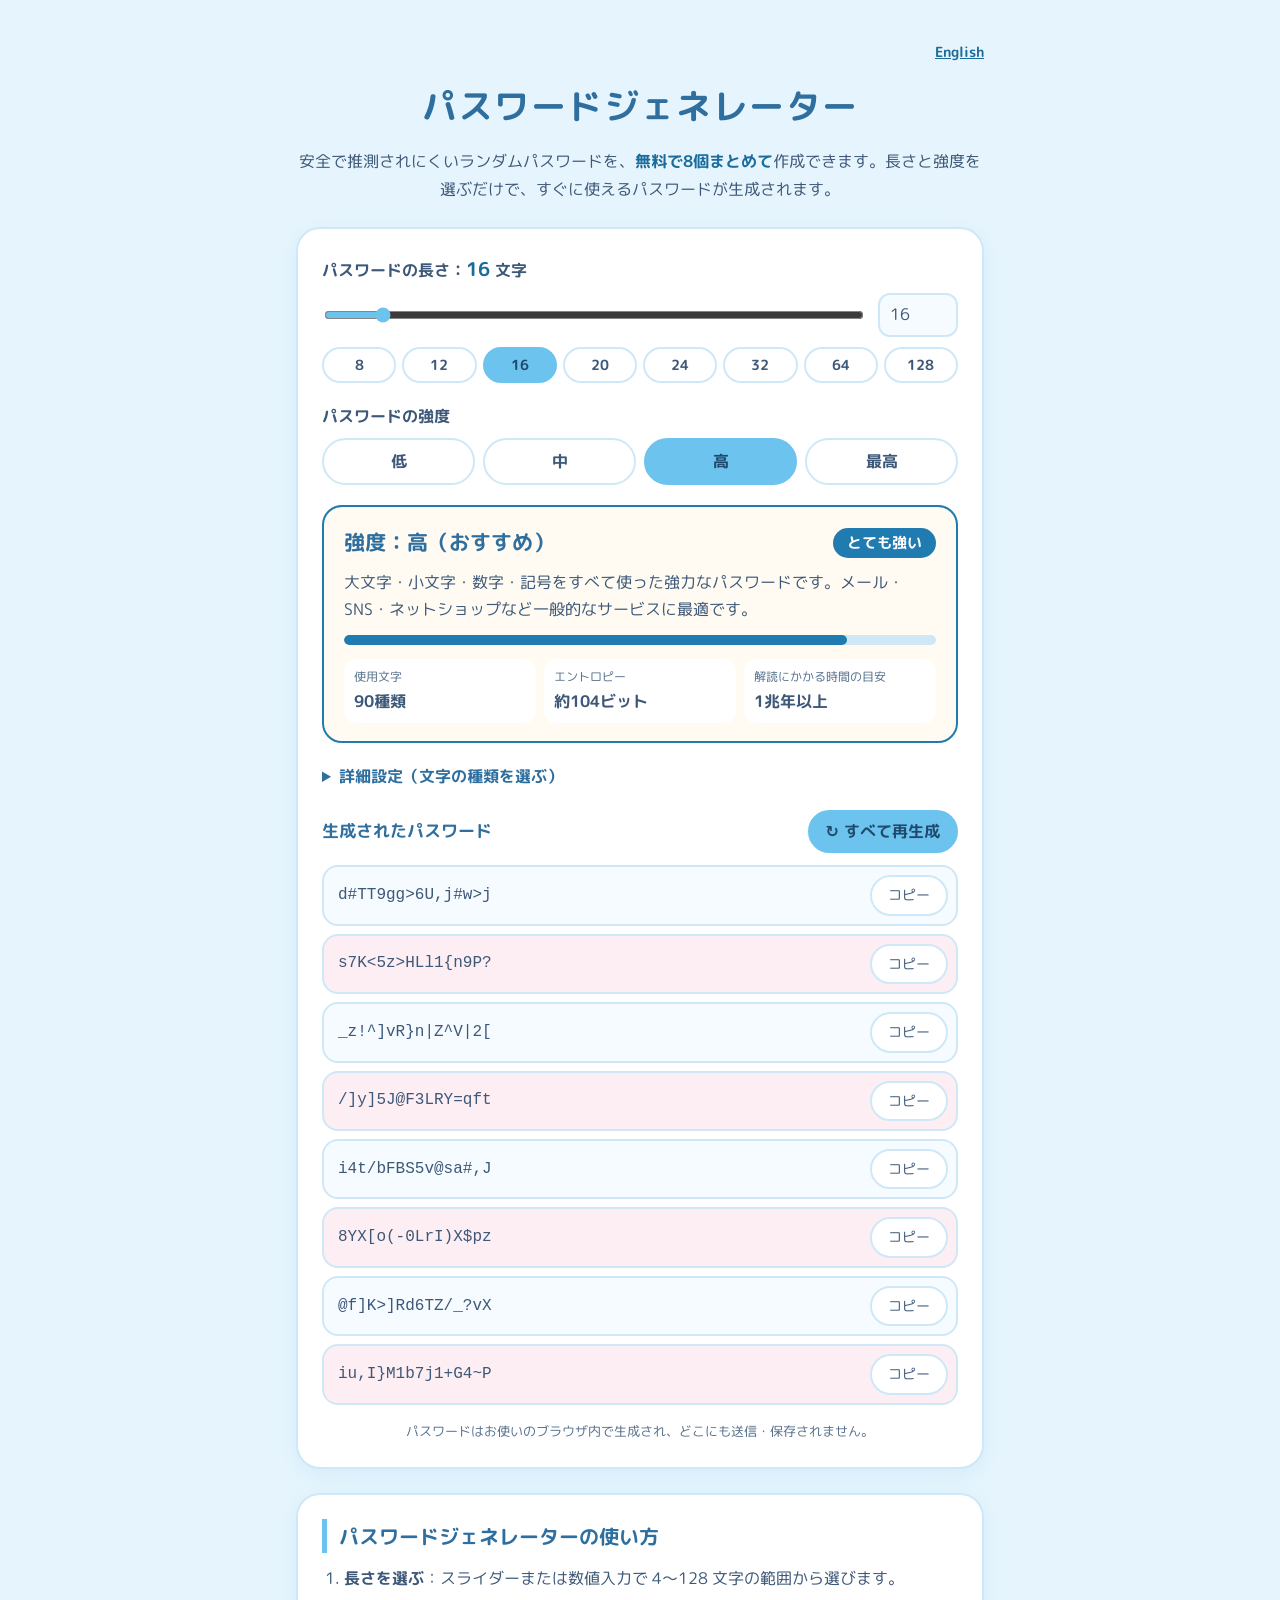
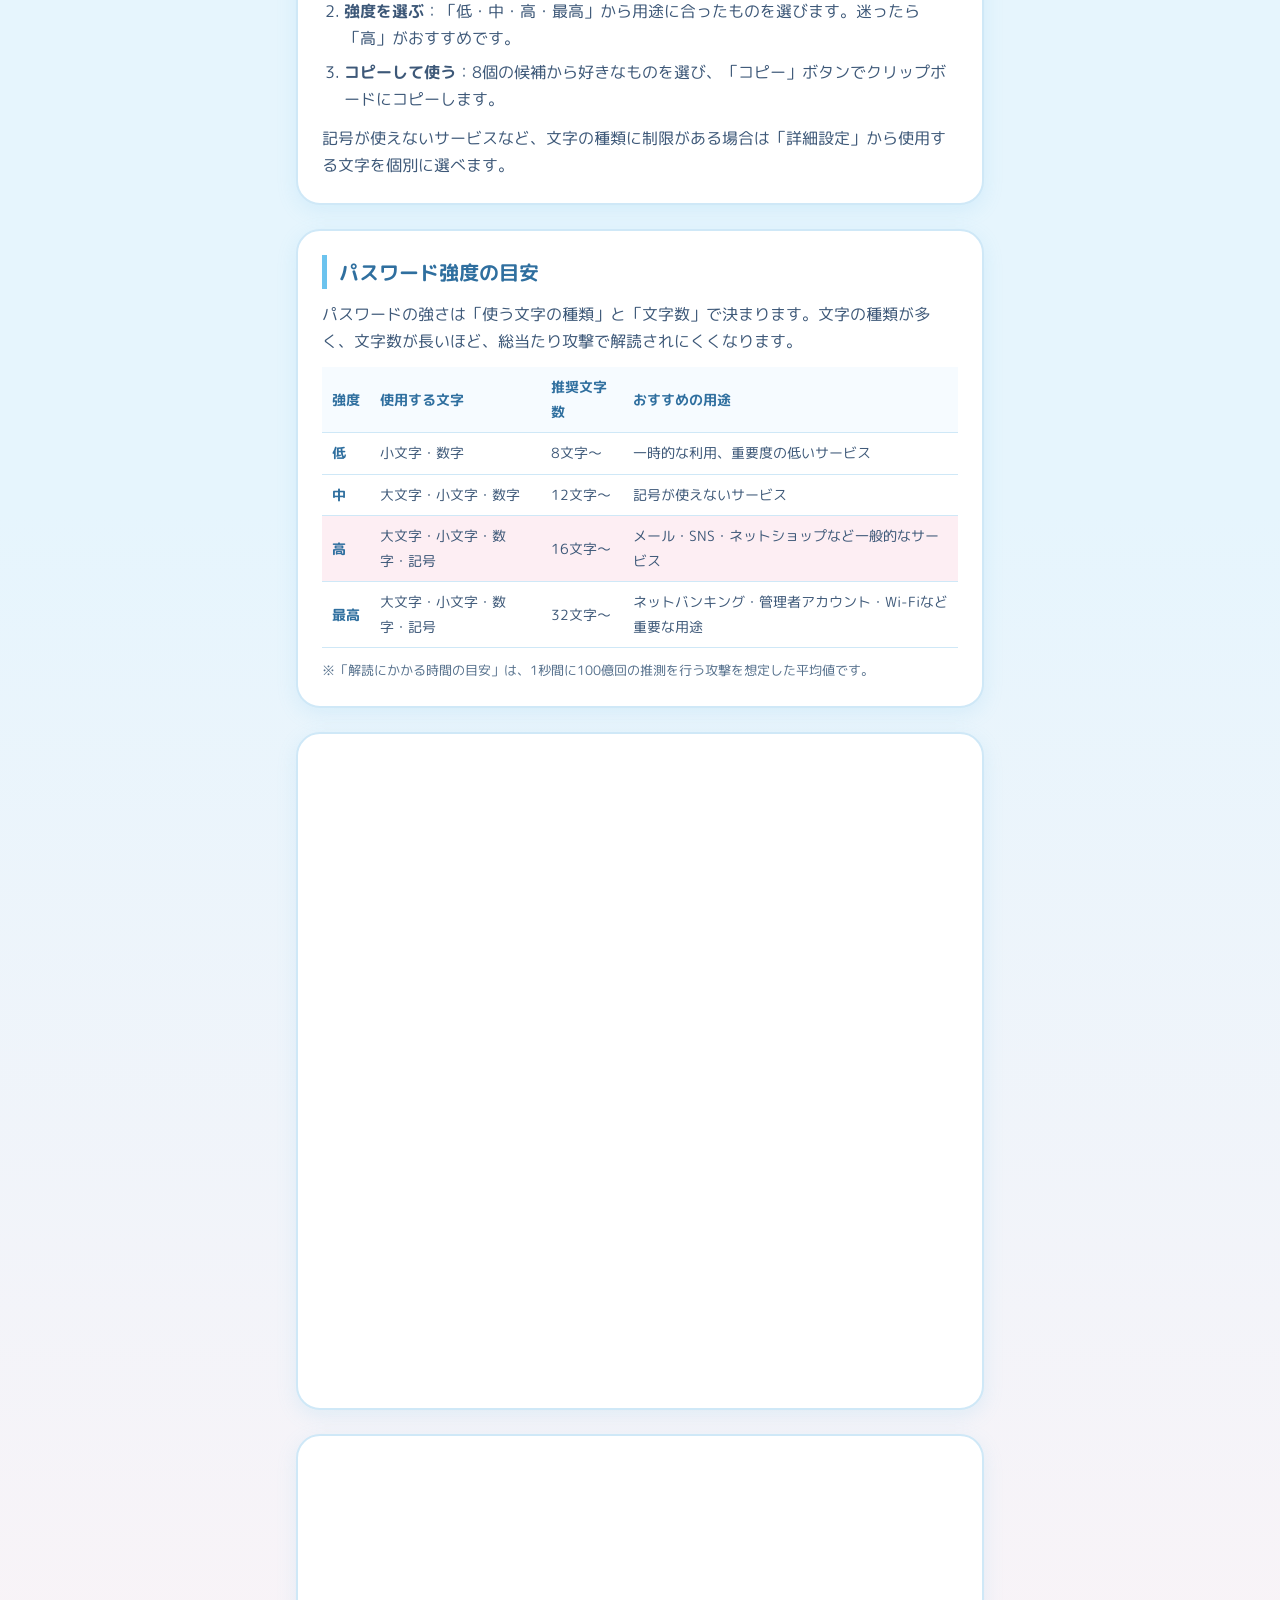
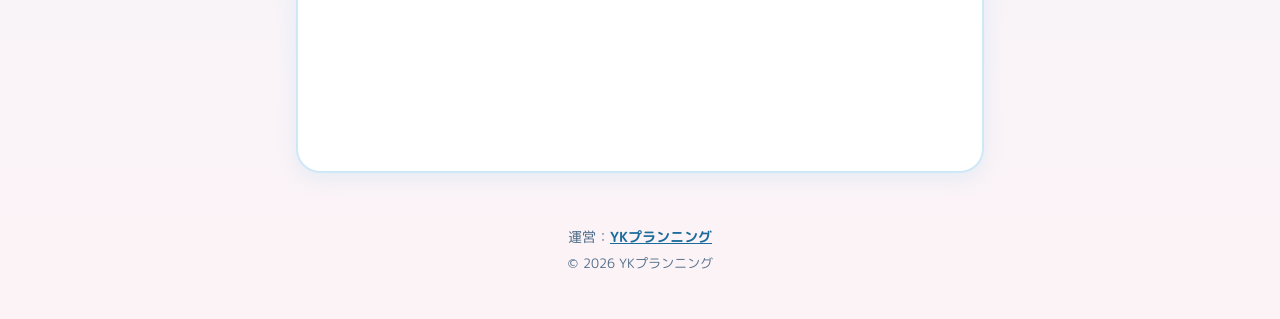
<file: index.html>
<!doctype html>
<html lang="ja">
<head>
  <meta charset="utf-8">
  <meta name="viewport" content="width=device-width, initial-scale=1">
  <title>パスワードジェネレーター｜安全なランダムパスワードを無料で一括生成</title>
  <meta name="description" content="安全で強力なランダムパスワードを無料で8個まとめて生成できるパスワードジェネレーター。長さ（4〜128文字）と強度（低・中・高・最高）を選ぶだけ。英大文字・小文字・数字・記号の指定や紛らわしい文字の除外にも対応。パスワードはブラウザ内で生成され、外部に送信されません。">
  <meta name="keywords" content="パスワードジェネレーター,パスワード生成,ランダムパスワード,パスワード作成,強力なパスワード,安全なパスワード,パスワード自動生成">
  <meta name="theme-color" content="#bfe6fa">
  <meta name="color-scheme" content="light">
  <link rel="canonical" href="https://password.yk-planning.jp/">
  <link rel="alternate" hreflang="ja" href="https://password.yk-planning.jp/">
  <link rel="alternate" hreflang="en" href="https://password.yk-planning.jp/en/">
  <link rel="alternate" hreflang="x-default" href="https://password.yk-planning.jp/">
  <meta property="og:type" content="website">
  <meta property="og:url" content="https://password.yk-planning.jp/">
  <meta property="og:site_name" content="パスワードジェネレーター｜YKプランニング">
  <meta property="og:title" content="パスワードジェネレーター｜安全なランダムパスワードを無料で一括生成">
  <meta property="og:description" content="長さと強度を選ぶだけで、安全なパスワードを8個まとめて生成。ブラウザ内で完結し、外部に送信されません。">
  <meta property="og:locale" content="ja_JP">
  <meta property="og:locale:alternate" content="en_US">
  <meta name="twitter:card" content="summary">
  <link rel="icon" href="/favicon.svg" type="image/svg+xml">
  <link rel="preload" href="/fonts/mplus-rounded-400.woff2" as="font" type="font/woff2" crossorigin>
  <link rel="preload" href="/fonts/mplus-rounded-700.woff2" as="font" type="font/woff2" crossorigin>
  <style id="site-css">
    @font-face {
      font-family: "M PLUS Rounded 1c";
      font-weight: 400;
      font-display: optional;
      src: url("/fonts/mplus-rounded-400.woff2") format("woff2");
    }

    @font-face {
      font-family: "M PLUS Rounded 1c";
      font-weight: 700;
      font-display: optional;
      src: url("/fonts/mplus-rounded-700.woff2") format("woff2");
    }

    :root {
      --bg: #e6f5fd;
      --bg-accent: #fdf3f6;
      --card: #ffffff;
      --text: #3d5878;
      --heading: #2f6f9f;
      --muted: #55708c;
      --border: #cfe8f7;
      --accent: #6cc3ee;
      --accent-strong: #1b6c9c;
      --accent-hover: #93d3f3;
      --accent-text: #1f4a6e;
      --pink: #f6b9cb;
      --pink-soft: #fdeef3;
      --cream: #fffbf2;
      --input-bg: #f6fbff;
      /* OS がダークモードでもパステル配色を維持する */
      color-scheme: light;
    }

    * { box-sizing: border-box; }

    body {
      margin: 0;
      background: linear-gradient(180deg, var(--bg) 0%, var(--bg) 60%, var(--bg-accent) 100%);
      color: var(--text);
      font-family: "M PLUS Rounded 1c", system-ui, "Hiragino Maru Gothic ProN", "Hiragino Sans", "Noto Sans JP", sans-serif;
      line-height: 1.7;
    }

    main {
      max-width: 720px;
      margin: 0 auto;
      padding: 0 16px;
    }

    .site-header {
      max-width: 720px;
      margin: 0 auto;
      padding: 40px 16px 24px;
      text-align: center;
    }

    h1 {
      font-size: clamp(1.6rem, 5vw, 2.2rem);
      color: var(--heading);
      margin: 0 0 12px;
      letter-spacing: 0.04em;
    }

    .lead { margin: 0; }

    .lang-switch {
      margin: 0 0 12px;
      text-align: right;
      font-size: 0.9rem;
    }

    .lang-switch a { color: var(--accent-strong); font-weight: 700; }
    .lead strong { color: var(--accent-strong); }

    h2 {
      font-size: 1.25rem;
      color: var(--heading);
      margin: 0 0 12px;
      padding-left: 12px;
      border-left: 5px solid var(--accent);
    }

    h3 {
      font-size: 1.05rem;
      color: var(--heading);
      margin: 0;
    }

    .card {
      background: var(--card);
      border: 2px solid var(--border);
      border-radius: 24px;
      padding: 24px;
      margin-bottom: 24px;
      box-shadow: 0 6px 20px rgba(108, 195, 238, 0.15);
    }

    .visually-hidden {
      position: absolute;
      width: 1px;
      height: 1px;
      overflow: hidden;
      clip: rect(0 0 0 0);
    }

    button {
      font: inherit;
      cursor: pointer;
      border: 2px solid var(--border);
      border-radius: 999px;
      padding: 6px 16px;
      background: var(--card);
      color: var(--text);
      transition: background-color 0.15s, border-color 0.15s;
    }

    button:hover { border-color: var(--accent); background: var(--input-bg); }

    button.primary {
      background: var(--accent);
      border-color: var(--accent);
      color: var(--accent-text);
      font-weight: 700;
    }

    button.primary:hover { background: var(--accent-hover); border-color: var(--accent-hover); }

    .field { margin-bottom: 20px; }

    .field-title {
      display: block;
      margin-bottom: 8px;
      font-weight: 700;
    }

    .field-title strong { color: var(--accent-strong); font-size: 1.2em; }

    .length-row {
      display: flex;
      gap: 12px;
      align-items: center;
    }

    #length { flex: 1; accent-color: var(--accent); }

    #length-number {
      width: 80px;
      padding: 6px 10px;
      font: inherit;
      border: 2px solid var(--border);
      border-radius: 12px;
      background: var(--input-bg);
      color: var(--text);
    }

    .length-presets {
      display: grid;
      grid-template-columns: repeat(8, 1fr);
      gap: 6px;
      margin-top: 10px;
    }

    .length-presets button {
      padding: 4px 0;
      font-size: 0.9rem;
      font-weight: 700;
    }

    .length-presets button[aria-pressed="true"] {
      background: var(--accent);
      border-color: var(--accent);
      color: var(--accent-text);
    }

    @media (max-width: 520px) {
      .length-presets { grid-template-columns: repeat(4, 1fr); }
    }

    .levels {
      display: grid;
      grid-template-columns: repeat(4, 1fr);
      gap: 8px;
    }

    .levels label { position: relative; }
    .levels input { position: absolute; opacity: 0; }

    .levels span {
      display: block;
      text-align: center;
      padding: 8px 0;
      border: 2px solid var(--border);
      border-radius: 999px;
      cursor: pointer;
      font-weight: 700;
    }

    .levels input:checked + span {
      background: var(--accent);
      border-color: var(--accent);
      color: var(--accent-text);
    }

    .levels input:focus-visible + span { outline: 3px solid var(--pink); outline-offset: 2px; }

    /* 強度の説明ボックス */
    .strength-box {
      --level-color: var(--accent);
      background: var(--cream);
      border: 2px solid var(--level-color);
      border-radius: 20px;
      padding: 18px 20px;
      margin-bottom: 20px;
    }

    .strength-head {
      display: flex;
      align-items: center;
      justify-content: space-between;
      gap: 12px;
      flex-wrap: wrap;
    }

    .strength-level {
      font-size: 1.3rem;
      font-weight: 700;
      color: var(--heading);
    }

    .strength-badge {
      padding: 2px 14px;
      border-radius: 999px;
      background: var(--level-color);
      color: #fff;
      font-weight: 700;
      font-size: 0.95rem;
    }

    .strength-desc {
      margin: 8px 0 12px;
      font-size: 1rem;
    }

    .meter-bar {
      height: 10px;
      border-radius: 999px;
      background: var(--border);
      overflow: hidden;
    }

    #meter-fill {
      height: 100%;
      width: 0;
      border-radius: 999px;
      background: var(--level-color);
      transition: width 0.25s;
    }

    .strength-stats {
      display: grid;
      grid-template-columns: repeat(3, 1fr);
      gap: 8px;
      margin: 14px 0 0;
    }

    .strength-stats div {
      background: var(--card);
      border-radius: 12px;
      padding: 8px 10px;
    }

    .strength-stats dt {
      font-size: 0.75rem;
      color: var(--muted);
    }

    .strength-stats dd {
      margin: 0;
      font-weight: 700;
    }

    .advanced summary {
      cursor: pointer;
      font-weight: 700;
      color: var(--heading);
    }

    .options {
      display: grid;
      gap: 6px;
      margin-top: 10px;
    }

    .options input { accent-color: var(--accent); }

    /* 生成結果 */
    .results-head {
      display: flex;
      justify-content: space-between;
      align-items: center;
      gap: 12px;
      margin: 8px 0 12px;
      flex-wrap: wrap;
    }

    .results {
      list-style: none;
      margin: 0;
      padding: 0;
      display: grid;
      gap: 8px;
      min-height: 440px;
      align-content: start;
    }

    .results li {
      display: flex;
      align-items: center;
      gap: 8px;
      padding: 8px 8px 8px 14px;
      background: var(--input-bg);
      border: 2px solid var(--border);
      border-radius: 16px;
    }

    .results li:nth-child(even) { background: var(--pink-soft); }

    .results code {
      flex: 1;
      min-width: 0;
      font-family: ui-monospace, "SFMono-Regular", Consolas, monospace;
      font-size: 1rem;
      overflow-wrap: anywhere;
      user-select: all;
    }

    .results button { flex-shrink: 0; font-size: 0.9rem; }
    .results button.copied { background: var(--pink); border-color: var(--pink); color: var(--accent-text); }

    .note {
      margin: 16px 0 0;
      font-size: 0.8rem;
      color: var(--muted);
      text-align: center;
    }

    /* 解説コンテンツ */
    .content ol, .content ul { padding-left: 1.4em; margin: 0 0 12px; }
    .content li { margin-bottom: 6px; }
    .content p { margin: 0 0 12px; }
    .content p:last-child { margin-bottom: 0; }
    .small { font-size: 0.8rem; color: var(--muted); }

    .table-wrap { overflow-x: auto; margin-bottom: 12px; }

    table {
      width: 100%;
      border-collapse: collapse;
      font-size: 0.9rem;
    }

    th, td {
      padding: 8px 10px;
      border-bottom: 1px solid var(--border);
      text-align: left;
    }

    thead th {
      background: var(--input-bg);
      color: var(--heading);
    }

    tbody th { white-space: nowrap; color: var(--heading); }
    tr.recommended { background: var(--pink-soft); }

    .sources {
      margin-top: 16px;
      padding: 12px 16px;
      background: var(--input-bg);
      border-radius: 16px;
      font-size: 0.85rem;
    }

    .sources h3 { font-size: 0.9rem; margin-bottom: 4px; }
    .sources ul { margin: 0; }
    .sources li { margin-bottom: 2px; }
    .content a { color: var(--accent-strong); }

    /* 画面外の解説セクションはスクロールされるまでレイアウトを省略する */
    .content {
      content-visibility: auto;
      contain-intrinsic-size: auto 500px;
    }

    .faq details {
      border-bottom: 1px solid var(--border);
      padding: 10px 0;
    }

    .faq summary {
      cursor: pointer;
      font-weight: 700;
    }

    .faq details p { margin: 8px 0 0; }

    .site-footer {
      text-align: center;
      padding: 24px 16px 40px;
      font-size: 0.9rem;
      color: var(--muted);
    }

    .site-footer p { margin: 4px 0; }

    .site-footer a {
      color: var(--accent-strong);
      font-weight: 700;
    }

    .copyright { font-size: 0.8rem; }

    @media (max-width: 520px) {
      .card { padding: 18px 16px; }
      .strength-stats { grid-template-columns: 1fr; }
    }
  </style>
  <script type="application/ld+json">
  {
    "@context": "https://schema.org",
    "@type": "WebApplication",
    "name": "パスワードジェネレーター",
    "url": "https://password.yk-planning.jp/",
    "publisher": { "@type": "Organization", "name": "YKプランニング", "url": "https://yk-planning.jp/" },
    "description": "安全なランダムパスワードを無料で8個まとめて生成できるWebツール。長さと強度を自由に変更できます。",
    "applicationCategory": "SecurityApplication",
    "operatingSystem": "All",
    "inLanguage": "ja",
    "offers": { "@type": "Offer", "price": "0", "priceCurrency": "JPY" }
  }
  </script>
  <script type="application/ld+json">
  {
    "@context": "https://schema.org",
    "@type": "FAQPage",
    "mainEntity": [
      {
        "@type": "Question",
        "name": "生成したパスワードはどこかに保存・送信されますか？",
        "acceptedAnswer": { "@type": "Answer", "text": "いいえ。パスワードはお使いのブラウザ内でのみ生成され、サーバーへの送信や保存は一切行いません。" }
      },
      {
        "@type": "Question",
        "name": "パスワードは何文字にすればよいですか？",
        "acceptedAnswer": { "@type": "Answer", "text": "一般的なWebサービスでは英大文字・小文字・数字・記号を含む16文字以上を推奨します。金融サービスや管理者アカウントなど重要な用途では20文字以上がおすすめです。" }
      },
      {
        "@type": "Question",
        "name": "パスワードは定期的に変更したほうがよいですか？",
        "acceptedAnswer": { "@type": "Answer", "text": "いいえ、定期的な変更は不要です。総務省やNIST（米国国立標準技術研究所）も、定期変更を求めない方針を示しています。使い回しのない強力なパスワードを設定し、サービスからの流出など漏えいの事実があった場合にすぐ変更しましょう。" }
      },
      {
        "@type": "Question",
        "name": "どのくらい安全な乱数を使っていますか？",
        "acceptedAnswer": { "@type": "Answer", "text": "ブラウザ標準の暗号論的に安全な乱数生成器（Web Crypto API の crypto.getRandomValues）を使用しています。" }
      },
      {
        "@type": "Question",
        "name": "記号が使えないサービスではどうすればよいですか？",
        "acceptedAnswer": { "@type": "Answer", "text": "強度「中」を選ぶか、詳細設定で記号のチェックを外してください。その分、文字数を長めにすると強度を保てます。" }
      }
    ]
  }
  </script>
</head>
<body>
  <header class="site-header">
    <p class="lang-switch"><a href="/en/" hreflang="en" lang="en">English</a></p>
    <h1>パスワードジェネレーター</h1>
    <p class="lead">安全で推測されにくいランダムパスワードを、<strong>無料で8個まとめて</strong>作成できます。長さと強度を選ぶだけで、すぐに使えるパスワードが生成されます。</p>
  </header>

  <main>
    <section class="card tool" aria-labelledby="tool-title">
      <h2 id="tool-title" class="visually-hidden">パスワードを生成する</h2>

      <div class="field">
        <label for="length" class="field-title">パスワードの長さ：<strong id="length-value">16</strong> 文字</label>
        <div class="length-row">
          <input id="length" type="range" min="4" max="128" value="16">
          <input id="length-number" type="number" min="4" max="128" value="16" aria-label="パスワードの長さ（数値）">
        </div>
        <div class="length-presets" role="group" aria-label="よく使う長さ">
          <button type="button" data-length="8">8</button>
          <button type="button" data-length="12">12</button>
          <button type="button" data-length="16" aria-pressed="true">16</button>
          <button type="button" data-length="20">20</button>
          <button type="button" data-length="24">24</button>
          <button type="button" data-length="32">32</button>
          <button type="button" data-length="64">64</button>
          <button type="button" data-length="128">128</button>
        </div>
      </div>

      <div class="field">
        <span class="field-title">パスワードの強度</span>
        <div class="levels" role="radiogroup" aria-label="パスワードの強度">
          <label><input type="radio" name="level" value="low"><span>低</span></label>
          <label><input type="radio" name="level" value="medium"><span>中</span></label>
          <label><input type="radio" name="level" value="high" checked><span>高</span></label>
          <label><input type="radio" name="level" value="max"><span>最高</span></label>
        </div>
      </div>

      <!-- 初期表示（強度「高」・16文字）の内容を入れておき、JS 実行時のレイアウトシフトを防ぐ -->
      <div id="strength-box" class="strength-box" aria-live="polite" style="--level-color: #1f7bb0">
        <div class="strength-head">
          <span id="strength-level" class="strength-level">強度：高（おすすめ）</span>
          <span id="strength-badge" class="strength-badge">とても強い</span>
        </div>
        <p id="strength-desc" class="strength-desc">大文字・小文字・数字・記号をすべて使った強力なパスワードです。メール・SNS・ネットショップなど一般的なサービスに最適です。</p>
        <div class="meter-bar"><div id="meter-fill" style="width: 85%"></div></div>
        <dl class="strength-stats">
          <div><dt>使用文字</dt><dd id="stat-chars">90種類</dd></div>
          <div><dt>エントロピー</dt><dd id="stat-bits">約104ビット</dd></div>
          <div><dt>解読にかかる時間の目安</dt><dd id="stat-time">1兆年以上</dd></div>
        </dl>
      </div>

      <details class="field advanced">
        <summary>詳細設定（文字の種類を選ぶ）</summary>
        <div class="options">
          <label><input type="checkbox" id="opt-lower"> 小文字（a-z）</label>
          <label><input type="checkbox" id="opt-upper"> 大文字（A-Z）</label>
          <label><input type="checkbox" id="opt-digits"> 数字（0-9）</label>
          <label><input type="checkbox" id="opt-symbols"> 記号（!@#$%など）</label>
          <label><input type="checkbox" id="opt-ambiguous"> 紛らわしい文字を除外（0 O o 1 l I |）</label>
        </div>
      </details>

      <div class="results-head">
        <h3>生成されたパスワード</h3>
        <button id="generate" type="button" class="primary">↻ すべて再生成</button>
      </div>
      <ol id="results" class="results">
        <li><code>&nbsp;</code><button type="button" disabled>コピー</button></li>
        <li><code>&nbsp;</code><button type="button" disabled>コピー</button></li>
        <li><code>&nbsp;</code><button type="button" disabled>コピー</button></li>
        <li><code>&nbsp;</code><button type="button" disabled>コピー</button></li>
        <li><code>&nbsp;</code><button type="button" disabled>コピー</button></li>
        <li><code>&nbsp;</code><button type="button" disabled>コピー</button></li>
        <li><code>&nbsp;</code><button type="button" disabled>コピー</button></li>
        <li><code>&nbsp;</code><button type="button" disabled>コピー</button></li>
      </ol>
      <p class="note">パスワードはお使いのブラウザ内で生成され、どこにも送信・保存されません。</p>
    </section>

    <section class="card content">
      <h2>パスワードジェネレーターの使い方</h2>
      <ol>
        <li><strong>長さを選ぶ</strong>：スライダーまたは数値入力で 4〜128 文字の範囲から選びます。</li>
        <li><strong>強度を選ぶ</strong>：「低・中・高・最高」から用途に合ったものを選びます。迷ったら「高」がおすすめです。</li>
        <li><strong>コピーして使う</strong>：8個の候補から好きなものを選び、「コピー」ボタンでクリップボードにコピーします。</li>
      </ol>
      <p>記号が使えないサービスなど、文字の種類に制限がある場合は「詳細設定」から使用する文字を個別に選べます。</p>
    </section>

    <section class="card content">
      <h2>パスワード強度の目安</h2>
      <p>パスワードの強さは「使う文字の種類」と「文字数」で決まります。文字の種類が多く、文字数が長いほど、総当たり攻撃で解読されにくくなります。</p>
      <div class="table-wrap">
        <table>
          <thead>
            <tr><th>強度</th><th>使用する文字</th><th>推奨文字数</th><th>おすすめの用途</th></tr>
          </thead>
          <tbody>
            <tr><th>低</th><td>小文字・数字</td><td>8文字〜</td><td>一時的な利用、重要度の低いサービス</td></tr>
            <tr><th>中</th><td>大文字・小文字・数字</td><td>12文字〜</td><td>記号が使えないサービス</td></tr>
            <tr class="recommended"><th>高</th><td>大文字・小文字・数字・記号</td><td>16文字〜</td><td>メール・SNS・ネットショップなど一般的なサービス</td></tr>
            <tr><th>最高</th><td>大文字・小文字・数字・記号</td><td>32文字〜</td><td>ネットバンキング・管理者アカウント・Wi-Fiなど重要な用途</td></tr>
          </tbody>
        </table>
      </div>
      <p class="small">※「解読にかかる時間の目安」は、1秒間に100億回の推測を行う攻撃を想定した平均値です。</p>
    </section>

    <section class="card content">
      <h2>安全なパスワードを作る・管理するコツ</h2>
      <ul>
        <li><strong>使い回さない</strong>：サービスごとに異なるパスワードを設定しましょう。1か所から漏れると、他のサービスにも不正ログインされる危険があります。</li>
        <li><strong>長くする</strong>：文字数を増やすことが、最も効果的に強度を上げる方法です。</li>
        <li><strong>推測できる情報を避ける</strong>：名前・誕生日・電話番号・辞書にある単語は避けましょう。</li>
        <li><strong>パスワードマネージャーを使う</strong>：複雑なパスワードを覚える必要がなくなり、安全に管理できます。</li>
        <li><strong>二段階認証を設定する</strong>：パスワードが漏れても、不正ログインを防ぎやすくなります。</li>
        <li><strong>定期的に変更する必要はない</strong>：かつては「パスワードは定期的に変えるべき」とされていましたが、現在は推奨されていません。定期変更を強制すると、覚えやすい単純なパスワードや、末尾の数字だけを変えたパスワードを使いがちになり、かえって安全性が下がるためです。大切なのは、<strong>サービスごとに使い回さない、長く推測されにくいパスワード</strong>を設定することです。ただし、サービスからの流出や不正ログインなど、パスワードが漏れた事実がある場合は、すぐに変更しましょう。</li>
      </ul>
      <div class="sources">
        <h3>出典</h3>
        <ul>
          <li>総務省「<a href="https://www.soumu.go.jp/main_sosiki/cybersecurity/kokumin/security/business/staff/06/" target="_blank" rel="noopener">安全なパスワードの設定・管理</a>」（国民のためのサイバーセキュリティサイト）</li>
          <li>NIST（米国国立標準技術研究所）「<a href="https://pages.nist.gov/800-63-4/sp800-63b.html" target="_blank" rel="noopener">SP 800-63B Digital Identity Guidelines: Authentication and Authenticator Management</a>」3.1.1.2 Password Verifiers</li>
        </ul>
      </div>
    </section>

    <section class="card content faq">
      <h2>よくある質問</h2>
      <details>
        <summary>生成したパスワードはどこかに保存・送信されますか？</summary>
        <p>いいえ。パスワードはお使いのブラウザ内でのみ生成され、サーバーへの送信や保存は一切行いません。</p>
      </details>
      <details>
        <summary>パスワードは何文字にすればよいですか？</summary>
        <p>一般的なWebサービスでは英大文字・小文字・数字・記号を含む16文字以上を推奨します。金融サービスや管理者アカウントなど重要な用途では20文字以上がおすすめです。</p>
      </details>
      <details>
        <summary>パスワードは定期的に変更したほうがよいですか？</summary>
        <p>いいえ、定期的な変更は不要です。総務省やNIST（米国国立標準技術研究所）も、定期変更を求めない方針を示しています。使い回しのない強力なパスワードを設定し、サービスからの流出など漏えいの事実があった場合にすぐ変更しましょう。</p>
      </details>
      <details>
        <summary>どのくらい安全な乱数を使っていますか？</summary>
        <p>ブラウザ標準の暗号論的に安全な乱数生成器（Web Crypto API の <code>crypto.getRandomValues</code>）を使用しています。</p>
      </details>
      <details>
        <summary>記号が使えないサービスではどうすればよいですか？</summary>
        <p>強度「中」を選ぶか、詳細設定で記号のチェックを外してください。その分、文字数を長めにすると強度を保てます。</p>
      </details>
    </section>
  </main>

  <footer class="site-footer">
    <p>運営：<a href="https://yk-planning.jp/" target="_blank" rel="noopener">YKプランニング</a></p>
    <p class="copyright">&copy; <span id="year">2026</span> YKプランニング</p>
  </footer>

  <script src="/app.js" defer></script>
</body>
</html>
</file>
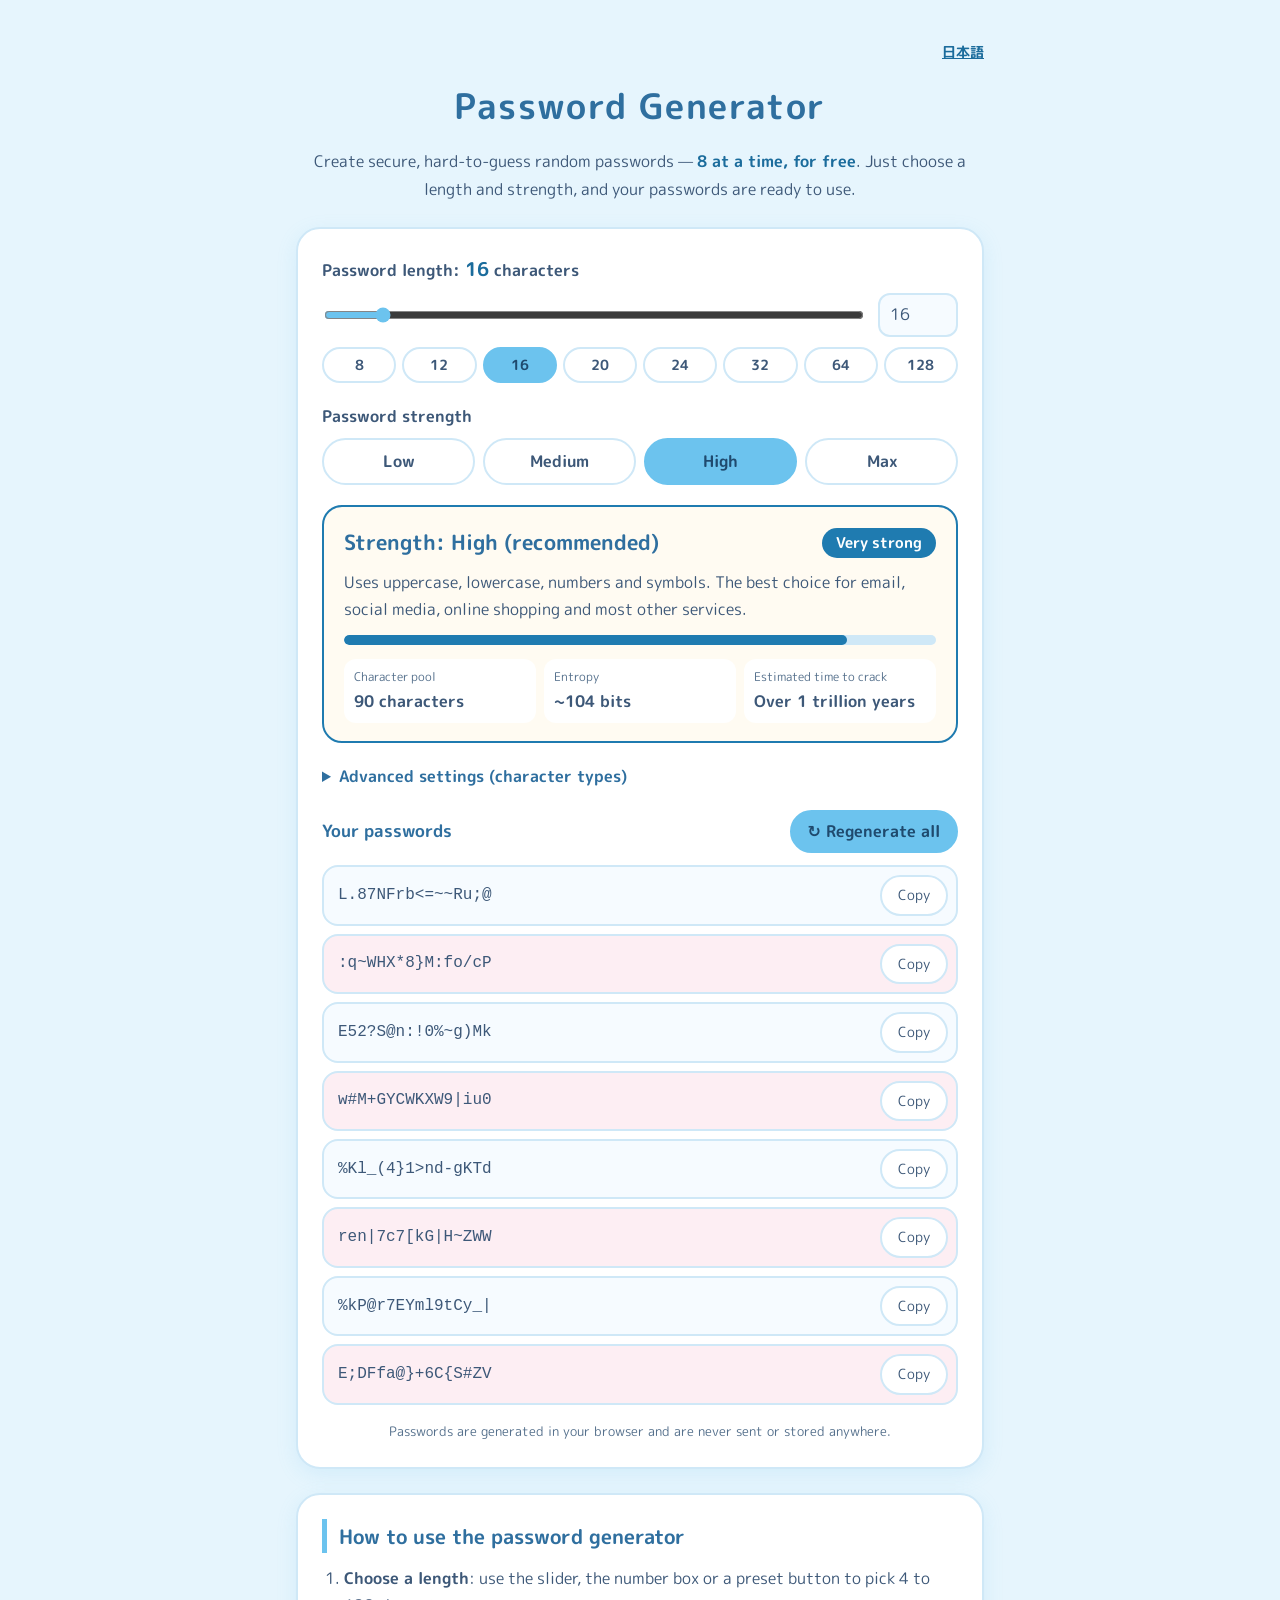
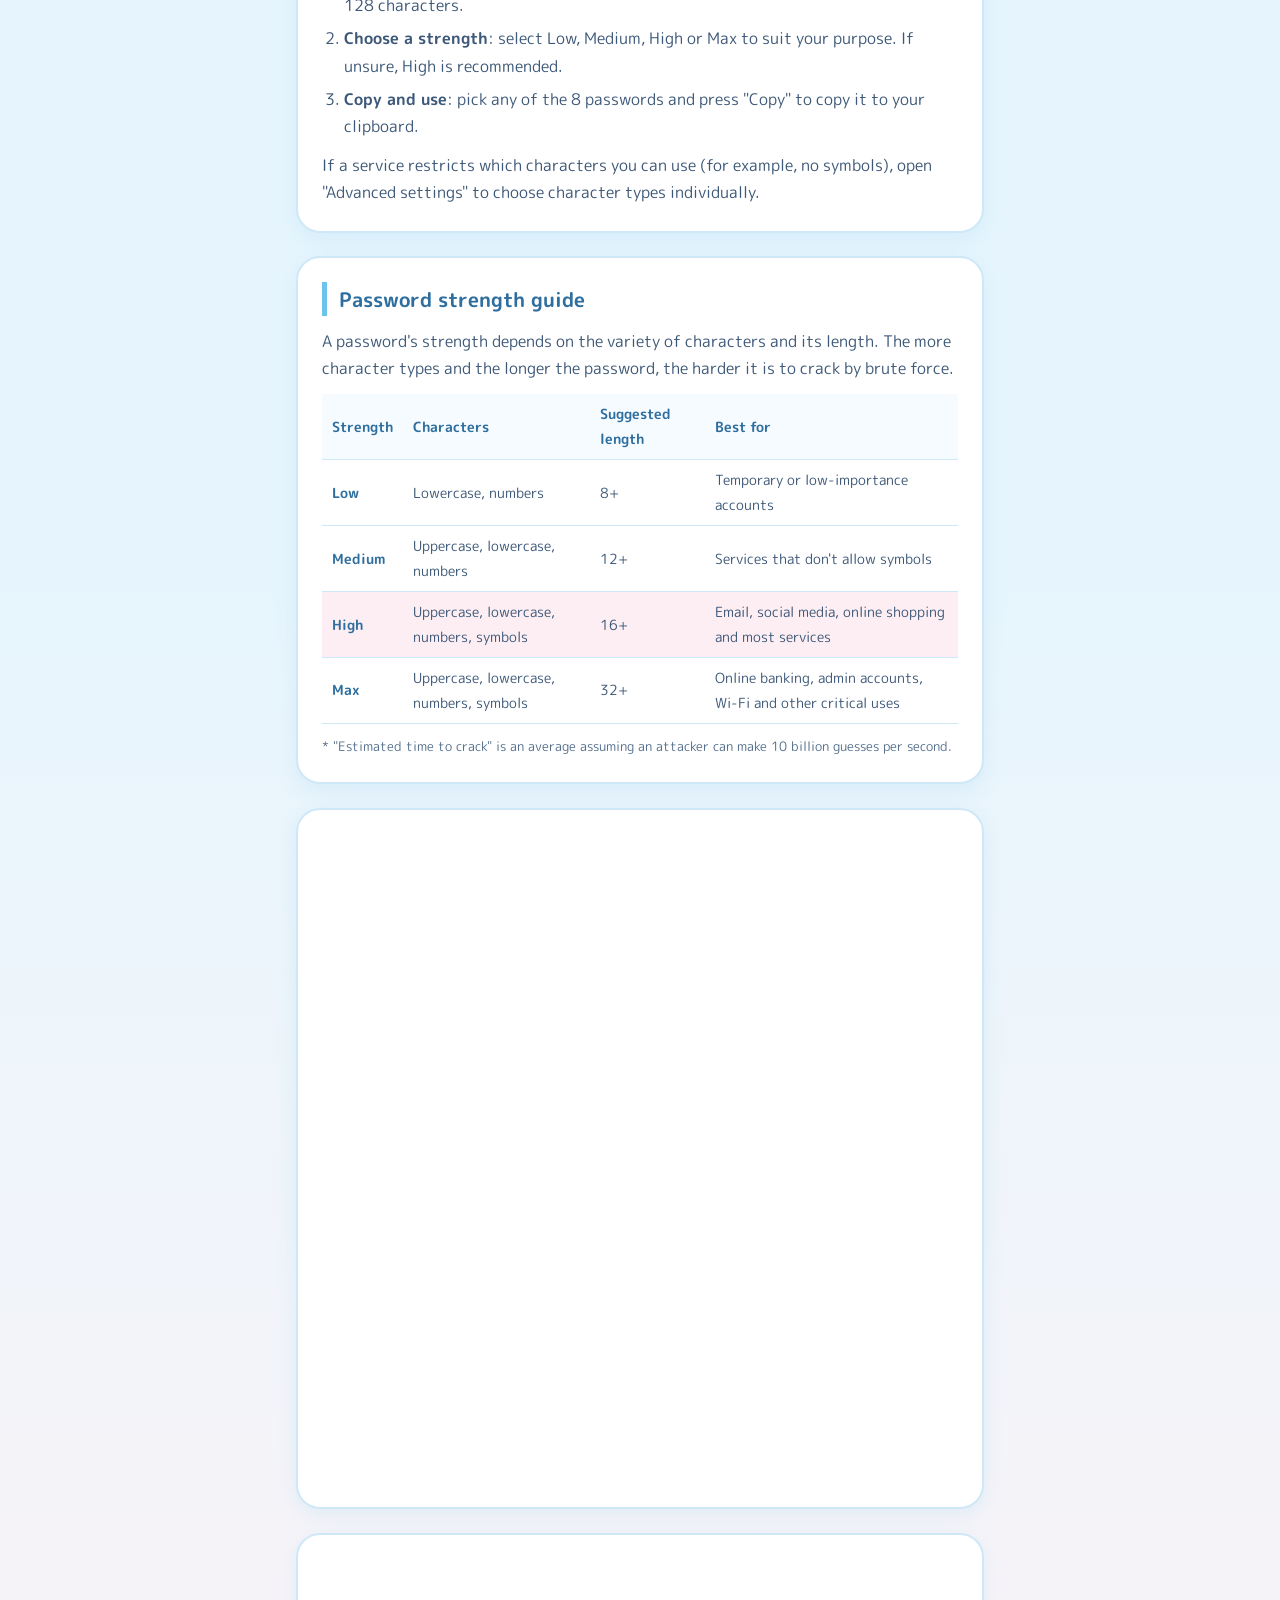
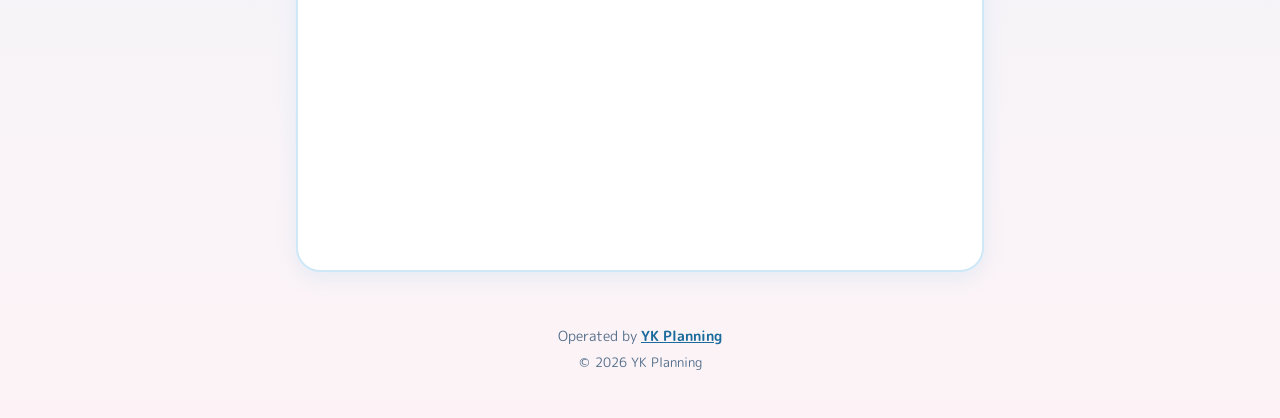
<file: en/index.html>
<!doctype html>
<html lang="en">
<head>
  <meta charset="utf-8">
  <meta name="viewport" content="width=device-width, initial-scale=1">
  <title>Password Generator | Create 8 Strong Random Passwords for Free</title>
  <meta name="description" content="Free, secure random password generator that creates 8 strong passwords at once. Choose a length from 4 to 128 characters and a strength level (Low, Medium, High, Maximum). Pick uppercase, lowercase, numbers and symbols, or exclude look-alike characters. Passwords are generated in your browser and never sent anywhere.">
  <meta name="theme-color" content="#bfe6fa">
  <meta name="color-scheme" content="light">
  <link rel="canonical" href="https://password.yk-planning.jp/en/">
  <link rel="alternate" hreflang="ja" href="https://password.yk-planning.jp/">
  <link rel="alternate" hreflang="en" href="https://password.yk-planning.jp/en/">
  <link rel="alternate" hreflang="x-default" href="https://password.yk-planning.jp/">
  <meta property="og:type" content="website">
  <meta property="og:url" content="https://password.yk-planning.jp/en/">
  <meta property="og:site_name" content="Password Generator | YK Planning">
  <meta property="og:title" content="Password Generator | Create 8 Strong Random Passwords for Free">
  <meta property="og:description" content="Pick a length and strength to instantly get 8 secure passwords. Everything runs in your browser — nothing is sent or stored.">
  <meta property="og:locale" content="en_US">
  <meta property="og:locale:alternate" content="ja_JP">
  <meta name="twitter:card" content="summary">
  <link rel="icon" href="/favicon.svg" type="image/svg+xml">
  <link rel="preload" href="/fonts/mplus-rounded-400.woff2" as="font" type="font/woff2" crossorigin>
  <link rel="preload" href="/fonts/mplus-rounded-700.woff2" as="font" type="font/woff2" crossorigin>
  <style id="site-css">
    @font-face {
      font-family: "M PLUS Rounded 1c";
      font-weight: 400;
      font-display: optional;
      src: url("/fonts/mplus-rounded-400.woff2") format("woff2");
    }

    @font-face {
      font-family: "M PLUS Rounded 1c";
      font-weight: 700;
      font-display: optional;
      src: url("/fonts/mplus-rounded-700.woff2") format("woff2");
    }

    :root {
      --bg: #e6f5fd;
      --bg-accent: #fdf3f6;
      --card: #ffffff;
      --text: #3d5878;
      --heading: #2f6f9f;
      --muted: #55708c;
      --border: #cfe8f7;
      --accent: #6cc3ee;
      --accent-strong: #1b6c9c;
      --accent-hover: #93d3f3;
      --accent-text: #1f4a6e;
      --pink: #f6b9cb;
      --pink-soft: #fdeef3;
      --cream: #fffbf2;
      --input-bg: #f6fbff;
      /* OS がダークモードでもパステル配色を維持する */
      color-scheme: light;
    }

    * { box-sizing: border-box; }

    body {
      margin: 0;
      background: linear-gradient(180deg, var(--bg) 0%, var(--bg) 60%, var(--bg-accent) 100%);
      color: var(--text);
      font-family: "M PLUS Rounded 1c", system-ui, "Hiragino Maru Gothic ProN", "Hiragino Sans", "Noto Sans JP", sans-serif;
      line-height: 1.7;
    }

    main {
      max-width: 720px;
      margin: 0 auto;
      padding: 0 16px;
    }

    .site-header {
      max-width: 720px;
      margin: 0 auto;
      padding: 40px 16px 24px;
      text-align: center;
    }

    h1 {
      font-size: clamp(1.6rem, 5vw, 2.2rem);
      color: var(--heading);
      margin: 0 0 12px;
      letter-spacing: 0.04em;
    }

    .lead { margin: 0; }

    .lang-switch {
      margin: 0 0 12px;
      text-align: right;
      font-size: 0.9rem;
    }

    .lang-switch a { color: var(--accent-strong); font-weight: 700; }
    .lead strong { color: var(--accent-strong); }

    h2 {
      font-size: 1.25rem;
      color: var(--heading);
      margin: 0 0 12px;
      padding-left: 12px;
      border-left: 5px solid var(--accent);
    }

    h3 {
      font-size: 1.05rem;
      color: var(--heading);
      margin: 0;
    }

    .card {
      background: var(--card);
      border: 2px solid var(--border);
      border-radius: 24px;
      padding: 24px;
      margin-bottom: 24px;
      box-shadow: 0 6px 20px rgba(108, 195, 238, 0.15);
    }

    .visually-hidden {
      position: absolute;
      width: 1px;
      height: 1px;
      overflow: hidden;
      clip: rect(0 0 0 0);
    }

    button {
      font: inherit;
      cursor: pointer;
      border: 2px solid var(--border);
      border-radius: 999px;
      padding: 6px 16px;
      background: var(--card);
      color: var(--text);
      transition: background-color 0.15s, border-color 0.15s;
    }

    button:hover { border-color: var(--accent); background: var(--input-bg); }

    button.primary {
      background: var(--accent);
      border-color: var(--accent);
      color: var(--accent-text);
      font-weight: 700;
    }

    button.primary:hover { background: var(--accent-hover); border-color: var(--accent-hover); }

    .field { margin-bottom: 20px; }

    .field-title {
      display: block;
      margin-bottom: 8px;
      font-weight: 700;
    }

    .field-title strong { color: var(--accent-strong); font-size: 1.2em; }

    .length-row {
      display: flex;
      gap: 12px;
      align-items: center;
    }

    #length { flex: 1; accent-color: var(--accent); }

    #length-number {
      width: 80px;
      padding: 6px 10px;
      font: inherit;
      border: 2px solid var(--border);
      border-radius: 12px;
      background: var(--input-bg);
      color: var(--text);
    }

    .length-presets {
      display: grid;
      grid-template-columns: repeat(8, 1fr);
      gap: 6px;
      margin-top: 10px;
    }

    .length-presets button {
      padding: 4px 0;
      font-size: 0.9rem;
      font-weight: 700;
    }

    .length-presets button[aria-pressed="true"] {
      background: var(--accent);
      border-color: var(--accent);
      color: var(--accent-text);
    }

    @media (max-width: 520px) {
      .length-presets { grid-template-columns: repeat(4, 1fr); }
    }

    .levels {
      display: grid;
      grid-template-columns: repeat(4, 1fr);
      gap: 8px;
    }

    .levels label { position: relative; }
    .levels input { position: absolute; opacity: 0; }

    .levels span {
      display: block;
      text-align: center;
      padding: 8px 0;
      border: 2px solid var(--border);
      border-radius: 999px;
      cursor: pointer;
      font-weight: 700;
    }

    .levels input:checked + span {
      background: var(--accent);
      border-color: var(--accent);
      color: var(--accent-text);
    }

    .levels input:focus-visible + span { outline: 3px solid var(--pink); outline-offset: 2px; }

    /* 強度の説明ボックス */
    .strength-box {
      --level-color: var(--accent);
      background: var(--cream);
      border: 2px solid var(--level-color);
      border-radius: 20px;
      padding: 18px 20px;
      margin-bottom: 20px;
    }

    .strength-head {
      display: flex;
      align-items: center;
      justify-content: space-between;
      gap: 12px;
      flex-wrap: wrap;
    }

    .strength-level {
      font-size: 1.3rem;
      font-weight: 700;
      color: var(--heading);
    }

    .strength-badge {
      padding: 2px 14px;
      border-radius: 999px;
      background: var(--level-color);
      color: #fff;
      font-weight: 700;
      font-size: 0.95rem;
    }

    .strength-desc {
      margin: 8px 0 12px;
      font-size: 1rem;
    }

    .meter-bar {
      height: 10px;
      border-radius: 999px;
      background: var(--border);
      overflow: hidden;
    }

    #meter-fill {
      height: 100%;
      width: 0;
      border-radius: 999px;
      background: var(--level-color);
      transition: width 0.25s;
    }

    .strength-stats {
      display: grid;
      grid-template-columns: repeat(3, 1fr);
      gap: 8px;
      margin: 14px 0 0;
    }

    .strength-stats div {
      background: var(--card);
      border-radius: 12px;
      padding: 8px 10px;
    }

    .strength-stats dt {
      font-size: 0.75rem;
      color: var(--muted);
    }

    .strength-stats dd {
      margin: 0;
      font-weight: 700;
    }

    .advanced summary {
      cursor: pointer;
      font-weight: 700;
      color: var(--heading);
    }

    .options {
      display: grid;
      gap: 6px;
      margin-top: 10px;
    }

    .options input { accent-color: var(--accent); }

    /* 生成結果 */
    .results-head {
      display: flex;
      justify-content: space-between;
      align-items: center;
      gap: 12px;
      margin: 8px 0 12px;
      flex-wrap: wrap;
    }

    .results {
      list-style: none;
      margin: 0;
      padding: 0;
      display: grid;
      gap: 8px;
      min-height: 440px;
      align-content: start;
    }

    .results li {
      display: flex;
      align-items: center;
      gap: 8px;
      padding: 8px 8px 8px 14px;
      background: var(--input-bg);
      border: 2px solid var(--border);
      border-radius: 16px;
    }

    .results li:nth-child(even) { background: var(--pink-soft); }

    .results code {
      flex: 1;
      min-width: 0;
      font-family: ui-monospace, "SFMono-Regular", Consolas, monospace;
      font-size: 1rem;
      overflow-wrap: anywhere;
      user-select: all;
    }

    .results button { flex-shrink: 0; font-size: 0.9rem; }
    .results button.copied { background: var(--pink); border-color: var(--pink); color: var(--accent-text); }

    .note {
      margin: 16px 0 0;
      font-size: 0.8rem;
      color: var(--muted);
      text-align: center;
    }

    /* 解説コンテンツ */
    .content ol, .content ul { padding-left: 1.4em; margin: 0 0 12px; }
    .content li { margin-bottom: 6px; }
    .content p { margin: 0 0 12px; }
    .content p:last-child { margin-bottom: 0; }
    .small { font-size: 0.8rem; color: var(--muted); }

    .table-wrap { overflow-x: auto; margin-bottom: 12px; }

    table {
      width: 100%;
      border-collapse: collapse;
      font-size: 0.9rem;
    }

    th, td {
      padding: 8px 10px;
      border-bottom: 1px solid var(--border);
      text-align: left;
    }

    thead th {
      background: var(--input-bg);
      color: var(--heading);
    }

    tbody th { white-space: nowrap; color: var(--heading); }
    tr.recommended { background: var(--pink-soft); }

    .sources {
      margin-top: 16px;
      padding: 12px 16px;
      background: var(--input-bg);
      border-radius: 16px;
      font-size: 0.85rem;
    }

    .sources h3 { font-size: 0.9rem; margin-bottom: 4px; }
    .sources ul { margin: 0; }
    .sources li { margin-bottom: 2px; }
    .content a { color: var(--accent-strong); }

    /* 画面外の解説セクションはスクロールされるまでレイアウトを省略する */
    .content {
      content-visibility: auto;
      contain-intrinsic-size: auto 500px;
    }

    .faq details {
      border-bottom: 1px solid var(--border);
      padding: 10px 0;
    }

    .faq summary {
      cursor: pointer;
      font-weight: 700;
    }

    .faq details p { margin: 8px 0 0; }

    .site-footer {
      text-align: center;
      padding: 24px 16px 40px;
      font-size: 0.9rem;
      color: var(--muted);
    }

    .site-footer p { margin: 4px 0; }

    .site-footer a {
      color: var(--accent-strong);
      font-weight: 700;
    }

    .copyright { font-size: 0.8rem; }

    @media (max-width: 520px) {
      .card { padding: 18px 16px; }
      .strength-stats { grid-template-columns: 1fr; }
    }
  </style>
  <script type="application/ld+json">
  {
    "@context": "https://schema.org",
    "@type": "WebApplication",
    "name": "Password Generator",
    "url": "https://password.yk-planning.jp/en/",
    "publisher": { "@type": "Organization", "name": "YK Planning", "url": "https://yk-planning.jp/" },
    "description": "A free web tool that generates 8 secure random passwords at once, with adjustable length and strength.",
    "applicationCategory": "SecurityApplication",
    "operatingSystem": "All",
    "inLanguage": "en",
    "offers": { "@type": "Offer", "price": "0", "priceCurrency": "USD" }
  }
  </script>
  <script type="application/ld+json">
  {
    "@context": "https://schema.org",
    "@type": "FAQPage",
    "mainEntity": [
      {
        "@type": "Question",
        "name": "Are generated passwords stored or sent anywhere?",
        "acceptedAnswer": { "@type": "Answer", "text": "No. Passwords are generated entirely in your browser and are never sent to or stored on any server." }
      },
      {
        "@type": "Question",
        "name": "How long should my password be?",
        "acceptedAnswer": { "@type": "Answer", "text": "For most online services, use at least 16 characters including uppercase, lowercase, numbers and symbols. For critical accounts such as banking or admin access, 20 or more characters is recommended." }
      },
      {
        "@type": "Question",
        "name": "Should I change my passwords regularly?",
        "acceptedAnswer": { "@type": "Answer", "text": "No, periodic changes are not necessary. NIST (U.S. National Institute of Standards and Technology) and Japan's Ministry of Internal Affairs and Communications both advise against forced periodic changes. Use a strong, unique password for each service and change it immediately if there is evidence it has been leaked." }
      },
      {
        "@type": "Question",
        "name": "How secure is the random number generator?",
        "acceptedAnswer": { "@type": "Answer", "text": "It uses the browser's built-in cryptographically secure random number generator (crypto.getRandomValues from the Web Crypto API)." }
      },
      {
        "@type": "Question",
        "name": "What if a service doesn't allow symbols?",
        "acceptedAnswer": { "@type": "Answer", "text": "Choose the Medium strength level, or uncheck Symbols in Advanced settings. Use a longer password to keep it strong." }
      }
    ]
  }
  </script>
</head>
<body>
  <header class="site-header">
    <p class="lang-switch"><a href="/" hreflang="ja" lang="ja">日本語</a></p>
    <h1>Password Generator</h1>
    <p class="lead">Create secure, hard-to-guess random passwords — <strong>8 at a time, for free</strong>. Just choose a length and strength, and your passwords are ready to use.</p>
  </header>

  <main>
    <section class="card tool" aria-labelledby="tool-title">
      <h2 id="tool-title" class="visually-hidden">Generate passwords</h2>

      <div class="field">
        <label for="length" class="field-title">Password length: <strong id="length-value">16</strong> characters</label>
        <div class="length-row">
          <input id="length" type="range" min="4" max="128" value="16">
          <input id="length-number" type="number" min="4" max="128" value="16" aria-label="Password length (number)">
        </div>
        <div class="length-presets" role="group" aria-label="Common lengths">
          <button type="button" data-length="8">8</button>
          <button type="button" data-length="12">12</button>
          <button type="button" data-length="16" aria-pressed="true">16</button>
          <button type="button" data-length="20">20</button>
          <button type="button" data-length="24">24</button>
          <button type="button" data-length="32">32</button>
          <button type="button" data-length="64">64</button>
          <button type="button" data-length="128">128</button>
        </div>
      </div>

      <div class="field">
        <span class="field-title">Password strength</span>
        <div class="levels" role="radiogroup" aria-label="Password strength">
          <label><input type="radio" name="level" value="low"><span>Low</span></label>
          <label><input type="radio" name="level" value="medium"><span>Medium</span></label>
          <label><input type="radio" name="level" value="high" checked><span>High</span></label>
          <label><input type="radio" name="level" value="max"><span>Max</span></label>
        </div>
      </div>

      <!-- 初期表示（強度「High」・16文字）の内容を入れておき、JS 実行時のレイアウトシフトを防ぐ -->
      <div id="strength-box" class="strength-box" aria-live="polite" style="--level-color: #1f7bb0">
        <div class="strength-head">
          <span id="strength-level" class="strength-level">Strength: High (recommended)</span>
          <span id="strength-badge" class="strength-badge">Very strong</span>
        </div>
        <p id="strength-desc" class="strength-desc">Uses uppercase, lowercase, numbers and symbols. The best choice for email, social media, online shopping and most other services.</p>
        <div class="meter-bar"><div id="meter-fill" style="width: 85%"></div></div>
        <dl class="strength-stats">
          <div><dt>Character pool</dt><dd id="stat-chars">90 characters</dd></div>
          <div><dt>Entropy</dt><dd id="stat-bits">~104 bits</dd></div>
          <div><dt>Estimated time to crack</dt><dd id="stat-time">Over 1 trillion years</dd></div>
        </dl>
      </div>

      <details class="field advanced">
        <summary>Advanced settings (character types)</summary>
        <div class="options">
          <label><input type="checkbox" id="opt-lower"> Lowercase (a-z)</label>
          <label><input type="checkbox" id="opt-upper"> Uppercase (A-Z)</label>
          <label><input type="checkbox" id="opt-digits"> Numbers (0-9)</label>
          <label><input type="checkbox" id="opt-symbols"> Symbols (!@#$% etc.)</label>
          <label><input type="checkbox" id="opt-ambiguous"> Exclude look-alike characters (0 O o 1 l I |)</label>
        </div>
      </details>

      <div class="results-head">
        <h3>Your passwords</h3>
        <button id="generate" type="button" class="primary">↻ Regenerate all</button>
      </div>
      <ol id="results" class="results">
        <li><code>&nbsp;</code><button type="button" disabled>Copy</button></li>
        <li><code>&nbsp;</code><button type="button" disabled>Copy</button></li>
        <li><code>&nbsp;</code><button type="button" disabled>Copy</button></li>
        <li><code>&nbsp;</code><button type="button" disabled>Copy</button></li>
        <li><code>&nbsp;</code><button type="button" disabled>Copy</button></li>
        <li><code>&nbsp;</code><button type="button" disabled>Copy</button></li>
        <li><code>&nbsp;</code><button type="button" disabled>Copy</button></li>
        <li><code>&nbsp;</code><button type="button" disabled>Copy</button></li>
      </ol>
      <p class="note">Passwords are generated in your browser and are never sent or stored anywhere.</p>
    </section>

    <section class="card content">
      <h2>How to use the password generator</h2>
      <ol>
        <li><strong>Choose a length</strong>: use the slider, the number box or a preset button to pick 4 to 128 characters.</li>
        <li><strong>Choose a strength</strong>: select Low, Medium, High or Max to suit your purpose. If unsure, High is recommended.</li>
        <li><strong>Copy and use</strong>: pick any of the 8 passwords and press "Copy" to copy it to your clipboard.</li>
      </ol>
      <p>If a service restricts which characters you can use (for example, no symbols), open "Advanced settings" to choose character types individually.</p>
    </section>

    <section class="card content">
      <h2>Password strength guide</h2>
      <p>A password's strength depends on the variety of characters and its length. The more character types and the longer the password, the harder it is to crack by brute force.</p>
      <div class="table-wrap">
        <table>
          <thead>
            <tr><th>Strength</th><th>Characters</th><th>Suggested length</th><th>Best for</th></tr>
          </thead>
          <tbody>
            <tr><th>Low</th><td>Lowercase, numbers</td><td>8+</td><td>Temporary or low-importance accounts</td></tr>
            <tr><th>Medium</th><td>Uppercase, lowercase, numbers</td><td>12+</td><td>Services that don't allow symbols</td></tr>
            <tr class="recommended"><th>High</th><td>Uppercase, lowercase, numbers, symbols</td><td>16+</td><td>Email, social media, online shopping and most services</td></tr>
            <tr><th>Max</th><td>Uppercase, lowercase, numbers, symbols</td><td>32+</td><td>Online banking, admin accounts, Wi-Fi and other critical uses</td></tr>
          </tbody>
        </table>
      </div>
      <p class="small">* "Estimated time to crack" is an average assuming an attacker can make 10 billion guesses per second.</p>
    </section>

    <section class="card content">
      <h2>Tips for creating and managing secure passwords</h2>
      <ul>
        <li><strong>Never reuse passwords</strong>: use a different password for every service. If one leaks, attackers will try it everywhere else.</li>
        <li><strong>Make it long</strong>: adding length is the most effective way to increase strength.</li>
        <li><strong>Avoid guessable information</strong>: don't use names, birthdays, phone numbers or dictionary words.</li>
        <li><strong>Use a password manager</strong>: you won't need to remember complex passwords, and they stay safely stored.</li>
        <li><strong>Turn on two-factor authentication</strong>: it helps block unauthorized logins even if your password leaks.</li>
        <li><strong>No need to change passwords periodically</strong>: forcing regular changes used to be common advice, but it is no longer recommended. Forced changes push people toward simple passwords or small tweaks like changing the last digit, which actually lowers security. What matters is <strong>a long, hard-to-guess password that is unique to each service</strong>. However, change it immediately if there is evidence of a leak, such as a data breach at the service or a suspicious login.</li>
      </ul>
      <div class="sources">
        <h3>Sources</h3>
        <ul>
          <li>NIST (U.S. National Institute of Standards and Technology), "<a href="https://pages.nist.gov/800-63-4/sp800-63b.html" target="_blank" rel="noopener">SP 800-63B Digital Identity Guidelines: Authentication and Authenticator Management</a>", 3.1.1.2 Password Verifiers</li>
          <li>Ministry of Internal Affairs and Communications, Japan, "<a href="https://www.soumu.go.jp/main_sosiki/cybersecurity/kokumin/security/business/staff/06/" target="_blank" rel="noopener" hreflang="ja">Setting and managing secure passwords</a>" (Japanese)</li>
        </ul>
      </div>
    </section>

    <section class="card content faq">
      <h2>Frequently asked questions</h2>
      <details>
        <summary>Are generated passwords stored or sent anywhere?</summary>
        <p>No. Passwords are generated entirely in your browser and are never sent to or stored on any server.</p>
      </details>
      <details>
        <summary>How long should my password be?</summary>
        <p>For most online services, use at least 16 characters including uppercase, lowercase, numbers and symbols. For critical accounts such as banking or admin access, 20 or more characters is recommended.</p>
      </details>
      <details>
        <summary>Should I change my passwords regularly?</summary>
        <p>No, periodic changes are not necessary. NIST (U.S. National Institute of Standards and Technology) and Japan's Ministry of Internal Affairs and Communications both advise against forced periodic changes. Use a strong, unique password for each service and change it immediately if there is evidence it has been leaked.</p>
      </details>
      <details>
        <summary>How secure is the random number generator?</summary>
        <p>It uses the browser's built-in cryptographically secure random number generator (<code>crypto.getRandomValues</code> from the Web Crypto API).</p>
      </details>
      <details>
        <summary>What if a service doesn't allow symbols?</summary>
        <p>Choose the Medium strength level, or uncheck Symbols in Advanced settings. Use a longer password to keep it strong.</p>
      </details>
    </section>
  </main>

  <footer class="site-footer">
    <p>Operated by <a href="https://yk-planning.jp/" target="_blank" rel="noopener">YK Planning</a></p>
    <p class="copyright">&copy; <span id="year">2026</span> YK Planning</p>
  </footer>

  <script src="/app.js" defer></script>
</body>
</html>
</file>
